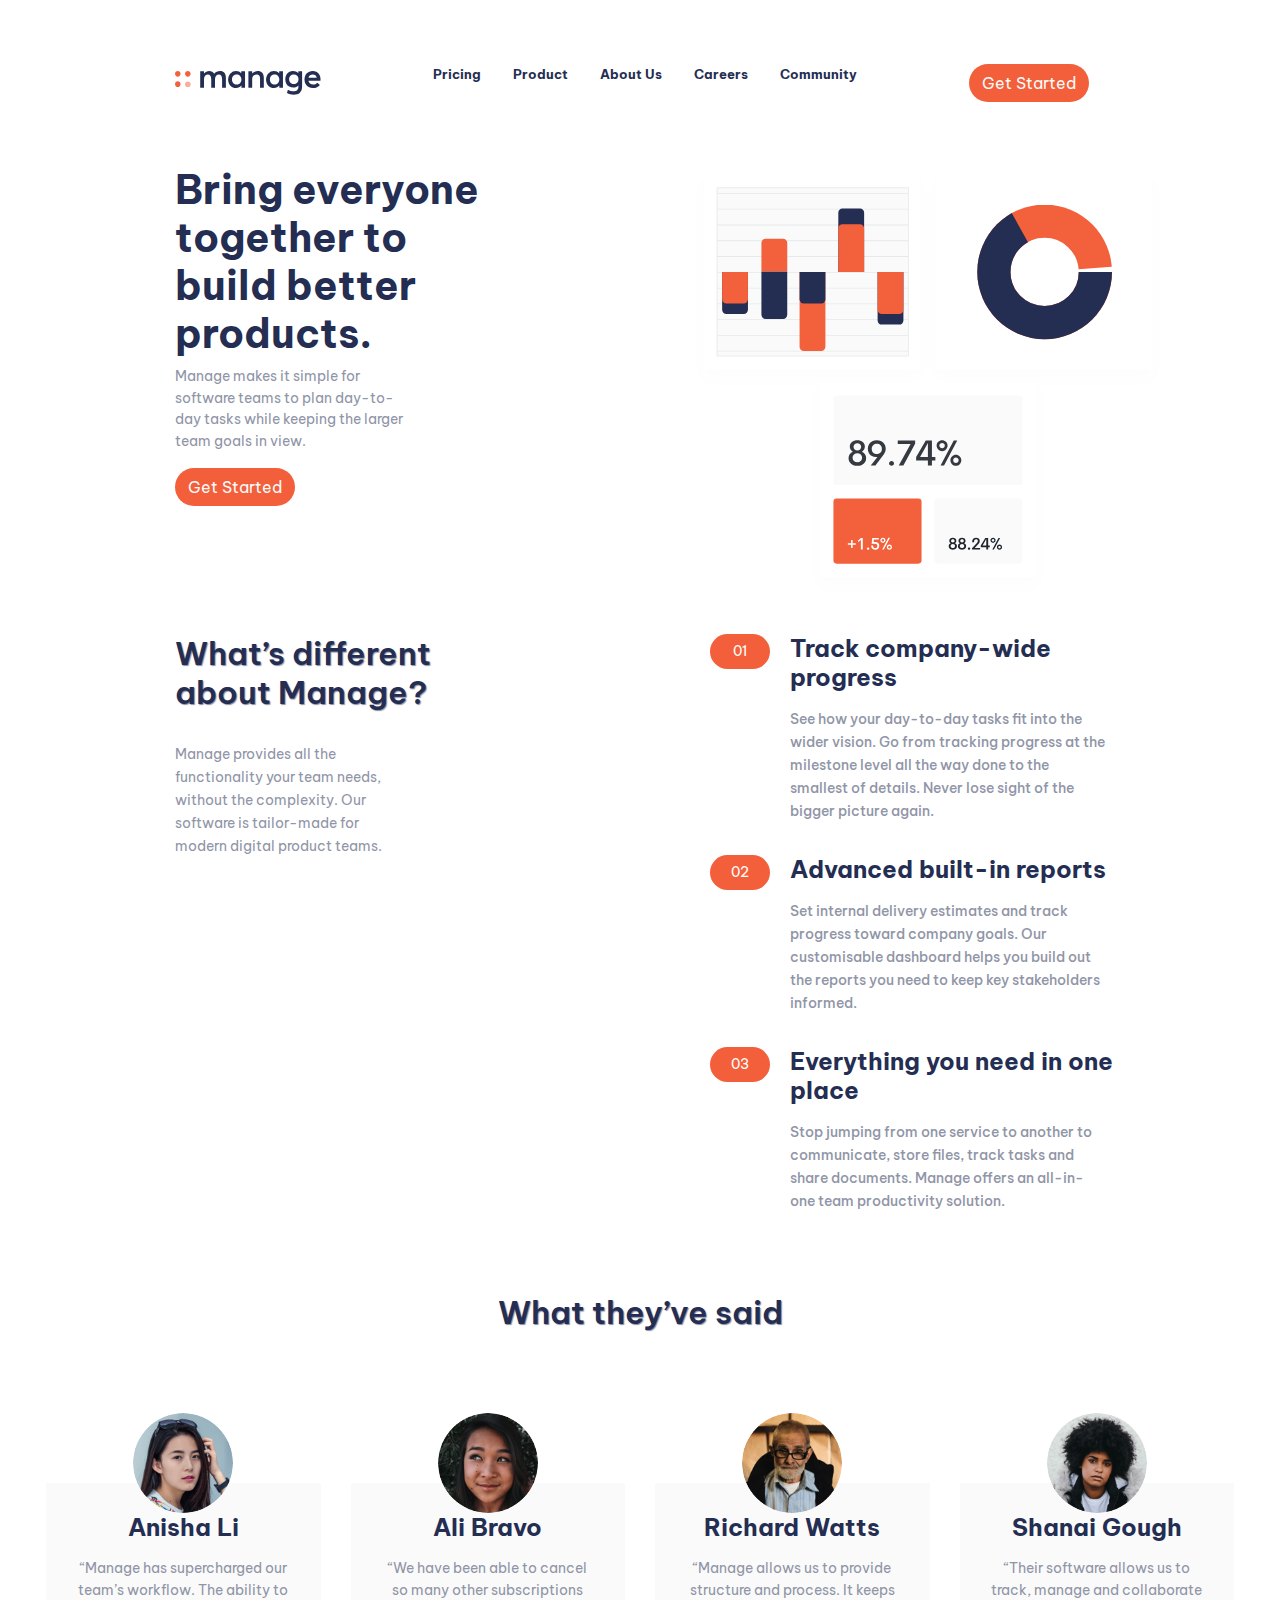
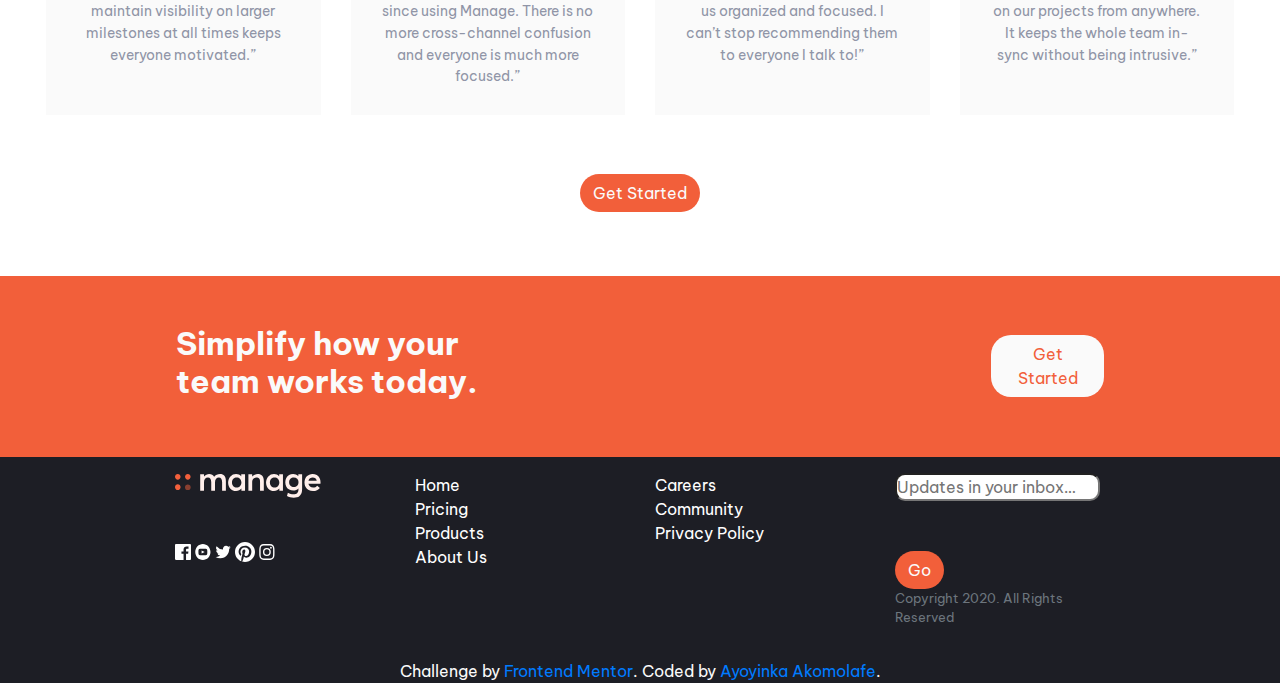
<file: index.html>
<!DOCTYPE html>
<html lang="en">

<head>
  <meta charset="UTF-8">
  <meta name="viewport" content="width=device-width, initial-scale=1.0">
  <!-- displays site properly based on user's device -->

  <link rel="icon" type="image/png" sizes="32x32" href="./images/favicon-32x32.png">

  <title>Frontend Mentor | Manage landing page</title>
  <!-- CSS Stylesheets -->
  <link rel="stylesheet" href="https://stackpath.bootstrapcdn.com/bootstrap/4.4.1/css/bootstrap.min.css"
    integrity="sha384-Vkoo8x4CGsO3+Hhxv8T/Q5PaXtkKtu6ug5TOeNV6gBiFeWPGFN9MuhOf23Q9Ifjh" crossorigin="anonymous">
  <link rel="stylesheet" href="style.css">

  <!--Google Font -->
  <link href="https://fonts.googleapis.com/css?family=Be+Vietnam&display=swap" rel="stylesheet">

  <!-- Bootstrap Scripts -->
  <script src="https://code.jquery.com/jquery-3.4.1.slim.min.js"
    integrity="sha384-J6qa4849blE2+poT4WnyKhv5vZF5SrPo0iEjwBvKU7imGFAV0wwj1yYfoRSJoZ+n" crossorigin="anonymous">
  </script>
  <script src="https://stackpath.bootstrapcdn.com/bootstrap/4.4.1/js/bootstrap.min.js"
    integrity="sha384-wfSDF2E50Y2D1uUdj0O3uMBJnjuUD4Ih7YwaYd1iqfktj0Uod8GCExl3Og8ifwB6" crossorigin="anonymous">
  </script>
  <script src="https://cdn.jsdelivr.net/npm/popper.js@1.16.0/dist/umd/popper.min.js"
    integrity="sha384-Q6E9RHvbIyZFJoft+2mJbHaEWldlvI9IOYy5n3zV9zzTtmI3UksdQRVvoxMfooAo" crossorigin="anonymous">
  </script>
</head>

<body>
  <div class="container-fluid">
    <div class="container-design">
      <div class="design"></div>

      <!-- Nav Bar -->

      <nav class="nav">
        <img src="/images/logo.svg" alt="manage-logo">

        <ul class="nav__list">
          <li class="nav__item">Pricing</li>
          <li class="nav__item"> Product</li>
          <li class="nav__item"> About Us</li>
          <li class="nav__item"> Careers</li>
          <li class="nav__item"> Community</li>
        </ul>
        <a href="#" class="btn button__nav"> Get Started </a>
        <div class="nav__hamburguer">
          <div class="nav__line1"></div>
          <div class="nav__line2"></div>
          <div class="nav__line3"></div>
        </div>
      </nav>





      <div class="title">
        <div class="row">
          <div class="col-lg-6 col-md-12">
            <h1 class="big-heading">Bring everyone together to build better products.</h1>
            <p class="title-text">Manage makes it simple for software teams to plan day-to-day tasks while keeping the
              larger team
              goals in view.</p>
            <button class="btn"> <a href="#"> Get Started</a></button>
          </div>
          <div class="col-lg-6 col-md-12">
            <img class="title-image" src="/images/illustration-intro.svg" alt="manage logo">
          </div>
        </div>
      </div>

    </div>



    <section class="different">
      <div class="different-main">
        <h2 class="different-title">What’s different about Manage?</h2>
        <p class="different-text">Manage provides all the functionality your team needs, without
          the complexity. Our software is tailor-made for modern digital
          product teams.</p>
      </div>

      <div class="different-features">
        <div>
          <p class="different-number">01</p>
          <h4 class="different-subtitle"> Track company-wide progress</h4>
          <p class="different-brief">See how your day-to-day tasks fit into the wider vision. Go from
            tracking progress at the milestone level all the way done to the
            smallest of details. Never lose sight of the bigger picture again.
          </p>
        </div>
        <div>
          <p class="different-number">02</p>
          <h4 class="different-subtitle"> Advanced built-in reports</h4>
          <p class="different-brief">Set internal delivery estimates and track progress toward company
            goals. Our customisable dashboard helps you build out the reports
            you need to keep key stakeholders informed.
          </p>
        </div>

        <div>
          <p class="different-number">03</p>
          <h4 class="different-subtitle"> Everything you need in one place</h4>
          <p class="different-brief">Stop jumping from one service to another to communicate, store files,
            track tasks and share documents. Manage offers an all-in-one team
            productivity solution.
          </p>
        </div>
      </div>
    </section>

  </div>

  <section class="testimonial">
    <div class="design2"></div>
    <h2 class="testimonial-heading">What they’ve said</h2>


    <div class="container-fluid">

      <!-- slideshow-container -->
      <div class="row slideshow-container">
        <!-- <div class="carousel-inner"> -->
        <!-- full-width images -->
        <div class="col-lg-3 feature-box active container-fluid myslides">
          <img class="feature-icon" src="/images/avatar-anisha.png" alt="">
          <div class="testimonial-box">
            <h3 class="feature-text">Anisha Li</h3>
            <p class="testimonial-text">“Manage has supercharged our team’s workflow. The ability to maintain
              visibility on larger milestones at all times keeps everyone motivated.”</p>
          </div>
        </div>

        <div class="col-lg-3 feature-box container-fluid myslides">
          <img class="feature-icon" src="/images/avatar-ali.png" alt="">
          <div class="testimonial-box">
            <h3 class="feature-text">Ali Bravo</h3>
            <p class="testimonial-text">“We have been able to cancel so many other subscriptions since using
              Manage. There is no more cross-channel confusion and everyone is much
              more focused.”</p>
          </div>
        </div>

        <div class="col-lg-3 feature-box container-fluid myslides">
          <img class="feature-icon" src="/images/avatar-richard.png" alt="">
          <div class="testimonial-box">
            <h3 class="feature-text">Richard Watts</h3>
            <p class="testimonial-text">“Manage allows us to provide structure and process. It keeps us organized
              and focused. I can’t stop recommending them to everyone I talk to!”</p>
          </div>
        </div>

        <div class="col-lg-3 feature-box container-fluid myslides">
          <img class="feature-icon" src="/images/avatar-shanai.png" alt="">
          <div class="testimonial-box">
            <h3 class="feature-text">Shanai Gough</h3>
            <p class="testimonial-text">“Their software allows us to track, manage and collaborate on our projects
              from anywhere. It keeps the whole team in-sync without being intrusive.”</p>
          </div>
        </div>
      </div>
      
    <!--The dots/circles-->
    <div style="text-align:center">
      <span class="dot" onclick="currentSlide(1)"></span>
      <span class="dot" onclick="currentSlide(2)"></span>
      <span class="dot" onclick="currentSlide(3)"></span>
      <span class="dot" onclick="currentSlide(4)"></span>
    </div>
    </div>
     </div>

    <button class="btn"> <a href="#"> Get Started</a></button>
  </section>




  <section id="team-work">
    <div class="teamwork-title">
      <h2 class="teamwork-text"> Simplify how your team works today. </h4>
    </div>
    <button class="btn"><a href="#"></a> Get Started </a></button>
  </section>

  <section id="footer">
    <footer class="container-fluid">
      <div class="row">
        <div class="col-lg-3 col-md">
          <div>
            <img src="/images/logo2.svg" alt="manage-logo">
          </div>
          <div class="social-icon">
            <a class="footer-icon" href="">
              <img src="/images/icon-facebook.svg" alt="fb-logo">
            </a>
            <a class="footer-icon" href="">
              <img src="/images/icon-youtube.svg" alt="youtube-logo">
            </a>
            <a class="footer-icon" href="">
              <img src="/images/icon-twitter.svg" alt="twitter-logo">
            </a>
            <a class=footer-icon" href="">
              <img src="/images/icon-pinterest.svg" alt="pin-logo">
            </a>
            <a class="footer-icon" href="">
              <img src="/images/icon-instagram.svg" alt="instagram-logo">
            </a>
          </div>
        </div>

        <div class="col-lg-3 col-md">
          <ul class="list-unstyled text-small">
            <li><a class="footer-link" href="#">Home</a></li>
            <li><a class="footer-link" href="#">Pricing</a></li>
            <li><a class="footer-link" href="#">Products</a></li>
            <li><a class="footer-link" href="#">About Us</a></li>
          </ul>
        </div>

        <div class="col-lg-3 col-md">
          <ul class="list-unstyled text-small">
            <li><a class="footer-link" href="#">Careers</a></li>
            <li><a class="footer-link" href="#">Community</a></li>
            <li><a class="footer-link" href="#">Privacy Policy</a></li>
          </ul>
        </div>

        <div class="col-lg-3 col-md">
          <form action="post">
            <input type="email" placeholder="Updates in your inbox…" required>
            <button class="btn" type="submit">Go</button>
            <small class="d-block mb-3 text-muted">Copyright 2020. All Rights Reserved</small>
          </form>
        </div>

      </div>
    </footer>
  </section>








  <div class="attribution">
    Challenge by <a href="https://www.frontendmentor.io?ref=challenge" target="_blank">Frontend Mentor</a>.
    Coded by <a href="https://www.burinious.github.io">Ayoyinka Akomolafe</a>.
  </div>
  <script src="index.js"></script>
</body>

</html>
</file>
<file: style.css>
@import url("https://fonts.googleapis.com/css?family=Be+Vietnam:400,500,700&display=swap");

:root {
    --brightRed: hsl(12, 88%, 59%);
    --darkBlue: hsl(228, 39%, 23%);
    --darkGrayishBlue: hsl(227, 12%, 61%);
    --veryDarkBlue: hsl(233, 12%, 13%);
    --veryPaleRed: hsl(13, 100%, 96%);
    --veryLightGray: hsl(0, 0%, 98%);
    --transition: all 0.3s ease;
}

* {
    margin: 0;
    padding: 0;
    box-sizing: border-box;
}

body {
    font-size: 16px;
    font-family: 'Be Vietnam', sans-serif;
}

h1,
h2,
h3,
h4,
h5,
h6 {
    color: var(--darkBlue);
}

a {
    text-decoration: none;
}

p {
    color: hsl(227, 12%, 61%);
    font-size: 0.9rem;
}

/* .container-design::after {
    content: "";
    position: absolute;
    background: url(./images/bg-tablet-pattern.svg);
    background-size: cover;
    background-repeat: no-repeat;
    width: 400px;
    height: 400px;
    z-index: -1;
    transform: rotate(-180deg);
    bottom: 0%;
    left: -31%;
} */

/* .design {
    position: absolute;
    background: url(./images/bg-tablet-pattern.svg);
    background-size: cover;
    background-repeat: no-repeat;
    width: 700px;
    height: 700px;
    z-index: -1;
    transform: rotate(-180deg);
    top: -33px;
    right: 1rem;
    overflow: hidden;

} */

/* .design2 {
    position: absolute;
    background: url(./images/bg-tablet-pattern.svg);
    background-size: cover;
    background-repeat: no-repeat;
    width: 700px;
    height: 700px;
    z-index: -1;
    transform: rotate(-180deg);
    bottom: 8%;
    left: -31%;
    overflow: hidden;
} */
@media screen and (max-width: 800px) {
    .design,
    .container-design::after {
      width: 600px;
      height: 600px;
    }
    .container-design::after {
      bottom: 15%;
      left: -32%;
    }
  }
  
  @media screen and (max-width: 600px) {
    .design,
    .container-design::after {
      width: 500px;
      height: 500px;
    }
  
    .container-design::after {
      bottom: 34%;
      left: 51%;
    }
  }
  
  @media screen and (max-width: 500px) {
    .design,
    .container__design::after {
      width: 400px;
      height: 400px;
    }
    .container-design::after {
      bottom: 50%;
      left: 51%;
    }
  }
  

/* navigation bar */
.nav {
    padding: 4rem 11rem 0rem 10rem;
    display: flex;
    align-items: center;
    justify-content: space-between;
    margin-bottom: 4rem;
  }
  
  .nav__list {
    list-style: none;
    display: flex;
    justify-content: space-evenly;
    align-items: center;
  }
  
  .nav__item {
    margin: 0 1rem;
    font-size: 0.8rem;
    color: var(--darkBlue);
    font-weight: 700;
    transition: var(--transition);
    cursor: pointer;
  }
  
  .nav__item:hover {
    opacity: 0.8;
  }
  
  .nav__hamburguer {
    display: none;
  }
  
  @media screen and (max-width: 1200px) {
    .header {
      padding: 0rem 3rem 2rem 3rem;
    }
  
    .nav {
      padding: 4rem 3rem 0rem 3rem;
    }
  }
  
  @media screen and (max-width: 815px) {

    .nav {
      margin: 0rem 2rem 2rem 2rem;
      position: relative;
      top: 0;
      padding: 2rem 0;
      background: transparent;
      z-index: 13;
    }
  
    .nav__list,
    .button__nav {
      display: none;
    }
  
    .nav__hamburguer {
      display: flex;
      justify-content: space-evenly;
      align-items: center;
      flex-direction: column;
      height: 25px;
      width: 25px;
      cursor: pointer;
      transition: var(--transition);
    }
  
    .nav__line1,
    .nav__line2,
    .nav__line3 {
      width: 20px;
      height: 4px;
      background-color: var(--darkBlue);
      transition: var(--transition);
    }
  
    .nav__hamburguer:hover {
      opacity: 0.7;
    }
  
    .change .nav__line1 {
      transform: rotate(45deg) translate(6px, 7px);
    }
  
    .change .nav__line2 {
      opacity: 0;
    }
    .change .nav__line3 {
      transform: rotate(-45deg) translate(4px, -4px);
    }
  
    .nav__list--show {
      background-color: var(--verylightgray);
      display: block;
      position: fixed;
      padding: 2rem 2rem;
      text-align: center;
      border-radius: 8px;
      position: fixed;
      top: 15%;
      left: 0;
      width: calc(100% - 2rem);
      margin-left: 1rem;
    }
}
.big-heading {
    font-weight: 700;
    width: 70%;
}

.title {
    margin: 0 6rem 0 10rem;
    display: grid;
    grid-template-rows: auto;
}

.title-text {
    width: 50%;
}

.title-image {
    width: 100%;
}

@media screen and (max-width: 1200px) {
    .title {
        margin: 0 6rem 0 6rem;
        display: grid;
        grid-template-rows: auto;
        text-align: center;
    }

    .title-image {
        width: 100%;
        text-align: center;
    }

}


button a {
    text-decoration: none;
    color: var(--veryLightGray);
}

button a:hover {
    text-decoration: none;
    color: var(--veryLightGray);
}

.btn {
    background-color: var(--brightRed);
    border-radius: 20px;
    color: var(--veryLightGray);
}

.btn:hover {
    text-shadow: var(--veryPaleRed);
    color: var(--veryLightGray);
    opacity: 0.8;
}


/*  different */
.different {
    margin: 2rem 0 2rem 6rem;
    display: grid;
    grid-template-columns: 1fr 0.7fr;
    grid-template-rows: auto;
}

.different-main {
    margin: 0 0 0 4rem;
    width: 75%;
}

.different-title {
    text-shadow: 1px 1px 1px hsla(228, 39%, 23%, 0.541);
    font-weight: 600;
    padding-right: 8rem;
    margin-bottom: 2rem;
    width: 80%;
}

.different-text {
    line-height: 1.6;
    color: var(--darkGrayishBlue);
    font-size: 0.9rem;
    width: 45%;
}

.different-brief {
    color: var(--darkGrayishBlue);
    line-height: 1.6;
    font-size: 0.9rem;
    font-weight: 500;
    margin-bottom: 2rem;
    width: 95%;
}

.different-subtitle {
    color: var(--darkBlue);
    margin-bottom: 1rem;
    font-weight: bold;
}

.different-features {
    width: 70%;
    position: relative;
}

.different-number {
    width: 60px;
    display: flex;
    justify-content: center;
    align-items: center;
    background-color: var(--brightRed);
    padding: 0.4rem 1.2rem;
    border-radius: 35px;
    color: white;
    position: absolute;
    left: -80px;
}

@media screen and (max-width: 1200px) {
    .different {
        margin: 4rem 3rem 2rem 3rem;
    }
}

@media screen and (max-width: 925px) {
    .different {
        grid-template-columns: auto;
        grid-template-rows: 0.7fr 1fr;
        margin: 0;
    }

    .different-main {
        margin: 4rem 2rem 2rem 3rem;
    }

    .different-title {
        margin-top: 2rem;
        padding-right: 0rem;
        text-align: center;
    }

    .different-text {
        line-height: 1.6;
        color: var(--darkGrayishBlue);
        font-size: 0.9rem;
        font-weight: 500;
        width: 100%;
        padding-right: 0;
        text-align: center;
    }

    .different-features {
        margin: 0 0 0 5rem;
    }

    .different-brief {
        padding-right: 1rem;
    }

    .different-number {
        left: -65px;
    }

    .different-subtitle {
        padding: 6px 0 6px 0;
        background: linear-gradient(to right, white, hsla(12, 88%, 59%, 0.151));
    }
}

/* testimonial */
.testimonial {
    text-align: center;
    position: relative;
    display: block;
    padding: 1rem;
    margin: 0rem;
}

.testimonial-heading {
    color: var(--darkBlue);
    text-shadow: 1px 1px 1px hsla(228, 39%, 23%, 0.541);
    margin-bottom: 2rem;
    font-weight: 600;
}

.testimonial-box {
    text-align: center;
    justify-content: space-evenly;
    background-color: var(--veryLightGray);
    padding: 30px;
    margin-bottom: 1rem;
    height: 60%;
    width: 100%;

}

.testimonial-text {
    margin-top: 1rem;
    color: var(--darkGrayishBlue);
    text-align: center;
    line-height: 1s;

}

.feature-text {
    font-size: 1.5rem;
    font-weight: bold;
}

.feature-icon {
    border-radius: 100%;
    width: 100px;
    margin-top: 50px;
    margin-bottom: -30px;
    text-align: center;
}
/* slideshow container */
.slideshow-container{
    position: relative;
    margin: auto;
}
/* hide the images by default */



/* next and previous button */
.prev, .next {
    cursor: pointer;
    position: absolute;
    top: 50%;
    width: auto;
    margin-top: -22px;
    padding: 16px;
    color: red;
    font-weight: bold;
    font-size: 18px;
    transition: 0.6s ease;
    border-radius: 0 3px 3px 0;
    user-select: none;
}

/* The dots/bullets/indicators */
.dot{
    cursor: pointer;
    height: 15px;
    width: 15px;
    margin: 0 2px;
    border-style: solid 1px;
    background-color: var(--verylightgray);
    border-color: var(--brightRed);
    border-radius: 50%;
    display: inline-block;
    transition: background-color 0.6s ease;
}
.dot:hover{
    background-color: yellow;
}
@media screen (max-width:800px){
    .myslides{
        display: none;
        }
}
/*teamwork */
#team-work {
    background-color: var(--brightRed);
    padding: 3rem 1rem;
    margin-top: 3rem;
    display: flex;
    align-items: center;
    position: relative;
    z-index: 0;
    overflow: hidden;
}

/* .team-work:after {
    content: "";
    position: absolute;
    background: url(./images/bg-tablet-pattern.svg);
    background-size: cover;
    background-repeat: no-repeat;
    width: 400px;
    height: 400px;
    z-index: -1;
    opacity: 0.1;
    right: -163px;
    bottom: 94px;
} */

/* .team-work:before {
    content: "";
    position: absolute;
    background: url(./images/bg-tablet-pattern.svg);
    background-size: cover;
    background-repeat: no-repeat;
    width: 400px;
    height: 400px;
    z-index: -1;
    transform: rotate(-180deg);
    top: 0%;
    left: 20%;
    opacity: 0.1;
} */

.teamwork-title {
    margin: 0 0 0 10rem;
    padding-right: 8rem;
    width: 70%;
}

.teamwork-text {
    color: var(--veryLightGray);
    font-weight: 700;
    width: 45%;
}

#team-work .btn {
    background-color: var(--veryLightGray);
    color: var(--brightRed);
    transition: var(--transition);
    margin-right: 10rem;
}

input {
    border-radius: 10px;
    margin-bottom: 50px;
}

#footer {
    background-color: var(--veryDarkBlue);
    color: var(--veryLightGray);
    padding: 1rem 10rem;
    text-align: left;
}

.social-icon{
    margin-top: 2.5rem;
    justify-content: space-evenly;
}
.footer-icon img{
    width: 1rem;
}

.footer-link {
    color: #fff;
    text-decoration: none;
}

.footer-link:hover {
    color: hsl(12, 88%, 59%);
    text-decoration: none;
}

.attribution {
    background-color: var(--veryDarkBlue);
    color: var(--veryLightGray);
    text-align: center;
}
</file>
